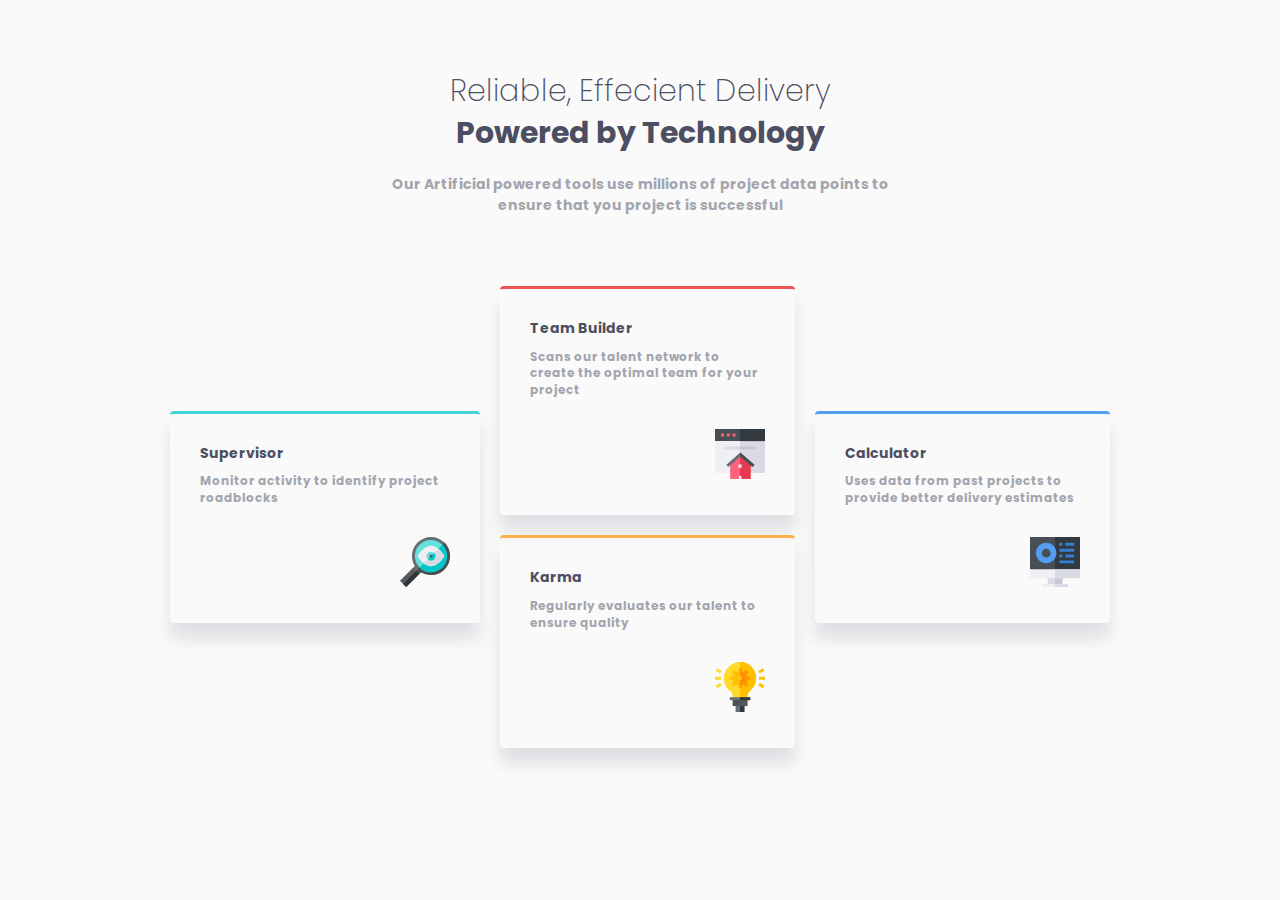
<file: index.html>
<!DOCTYPE html>
<html lang="en">
  <head>
    <meta charset="UTF-8" />
    <meta name="viewport" content="width=device-width, initial-scale=1.0" />
    <meta http-equiv="X-UA-Compatible" content="ie=edge" />
    <link
      href="https://fonts.googleapis.com/css?family=Poppins:200,400,600&display=swap"
      rel="stylesheet"
    />
    <link rel="stylesheet" href="css/main.css" />
    <title>Four Column Grid</title>
  </head>
  <body>
    <main class="container">
      <section class="main">
        <h1 class="main__title">Reliable, Effecient Delivery</h1>
        <h1 class="main__title main__title--bold">Powered by Technology</h1>
        <h4 class="main__subtitle">
          Our Artificial powered tools use millions of project data points to
          ensure that you project is successful
        </h4>
      </section>
      <section class="four-grid">
        <div class="column column--cyan">
          <h2 class="column__title">Supervisor</h2>
          <p class="column__text">
            Monitor activity to identify project roadblocks
          </p>
          <figure class="column__image">
            <img
              src="images/icon-supervisor.svg"
              alt="search icon"
              loading="lazy"
              width="50"
            />
          </figure>
        </div>
        <div>
          <div class="column column--red">
            <h2 class="column__title">Team Builder</h2>
            <p class="column__text">
              Scans our talent network to create the optimal team for your
              project
            </p>
            <figure class="column__image">
              <img
                src="images/icon-team-builder.svg"
                alt="home icon"
                loading="lazy"
                width="50"
              />
            </figure>
          </div>

          <div class="column column--orange">
            <h2 class="column__title">Karma</h2>
            <p class="column__text">
              Regularly evaluates our talent to ensure quality
            </p>
            <figure class="column__image">
              <img
                src="images/icon-karma.svg"
                alt="bulb icon"
                width="50"
                loading="lazy"
              />
            </figure>
          </div>
        </div>
        <div>
          <div class="column column--blue">
            <h2 class="column__title">Calculator</h2>
            <p class="column__text">
              Uses data from past projects to provide better delivery estimates
            </p>
            <figure class="column__image">
              <img
                src="images/icon-calculator.svg"
                alt="monitor icon"
                loading="lazy"
                width="50"
              />
            </figure>
          </div>
        </div>
      </section>
    </main>
  </body>
</html>
</file>
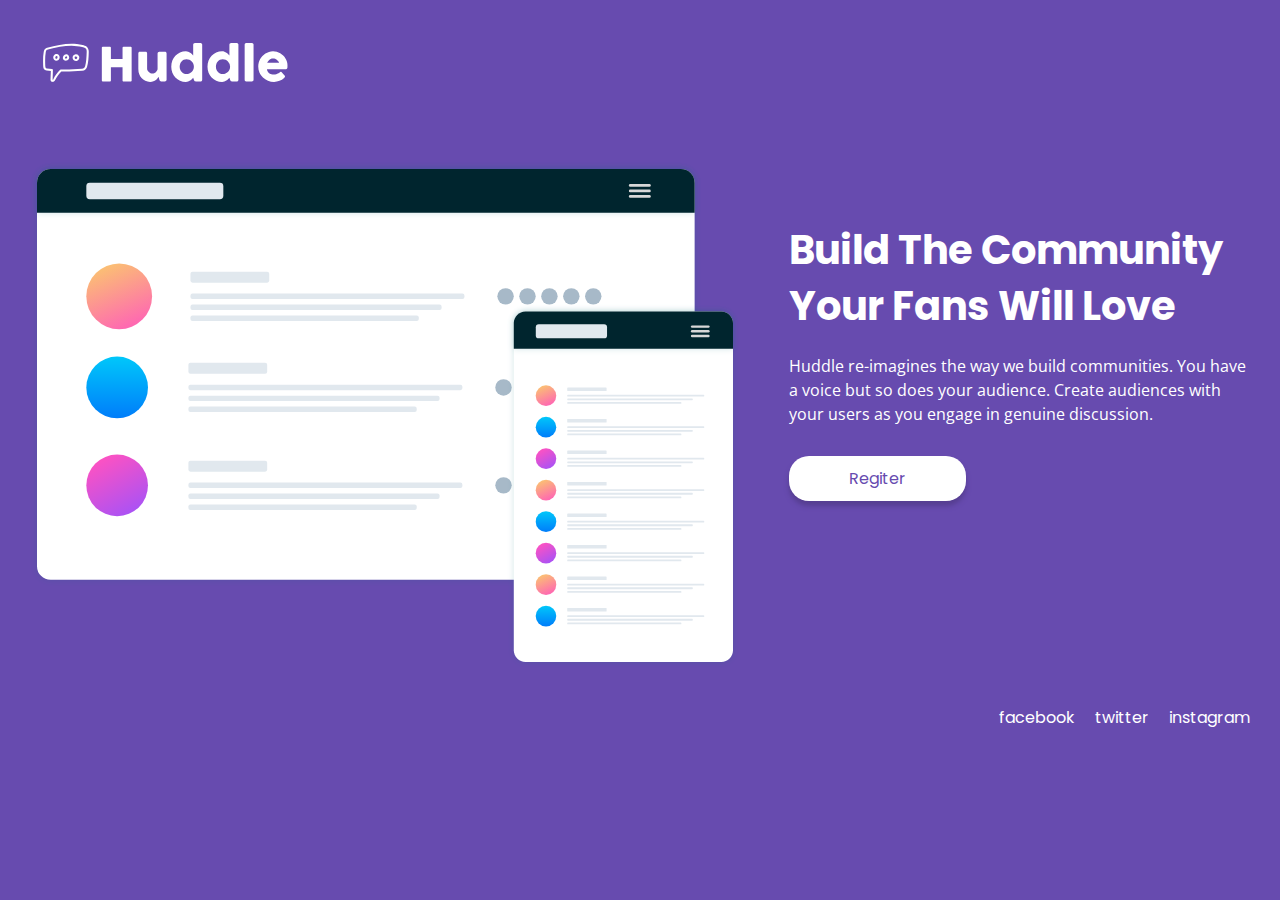
<file: huddle-landing-page/index.html>
<!DOCTYPE html>
<html lang="en">
  <head>
    <meta charset="UTF-8" />
    <meta name="viewport" content="width=device-width, initial-scale=1.0" />
    <link rel="stylesheet" href="./css//main.css" />
    <link
      href="https://fonts.googleapis.com/css?family=Poppins:400,700&display=swap"
      rel="stylesheet"
    />
    <link
      href="https://fonts.googleapis.com/css?family=Open+Sans&display=swap"
      rel="stylesheet"
    />
    <title>Huddle - Landing Page</title>
  </head>
  <body>
    <main>
      <nav>
        <figure><img src="./images/logo.svg" alt="logo" /></figure>
      </nav>
      <section class="main">
        <div>
          <figure>
            <img
              src="./images/illustration-mockups.svg"
              alt="picture of illustration"
              class="main__img"
            />
          </figure>
        </div>
        <div class="intro">
          <h1 class="intro__header">Build The Community Your Fans Will Love</h1>
          <p class="intro__text">
            Huddle re-imagines the way we build communities. You have a voice
            but so does your audience. Create audiences with your users as you
            engage in genuine discussion.
          </p>
          <button class="intro__button">Regiter</button>
        </div>
      </section>
      <footer>
        <ul class="social">
          <li><a href="#"> facebook</li>
          <li><a href="#">twitter</a></li>
          <li><a href="#">instagram</a></li>
        </ul>
      </footer>
    </main>
  </body>
</html>
</file>
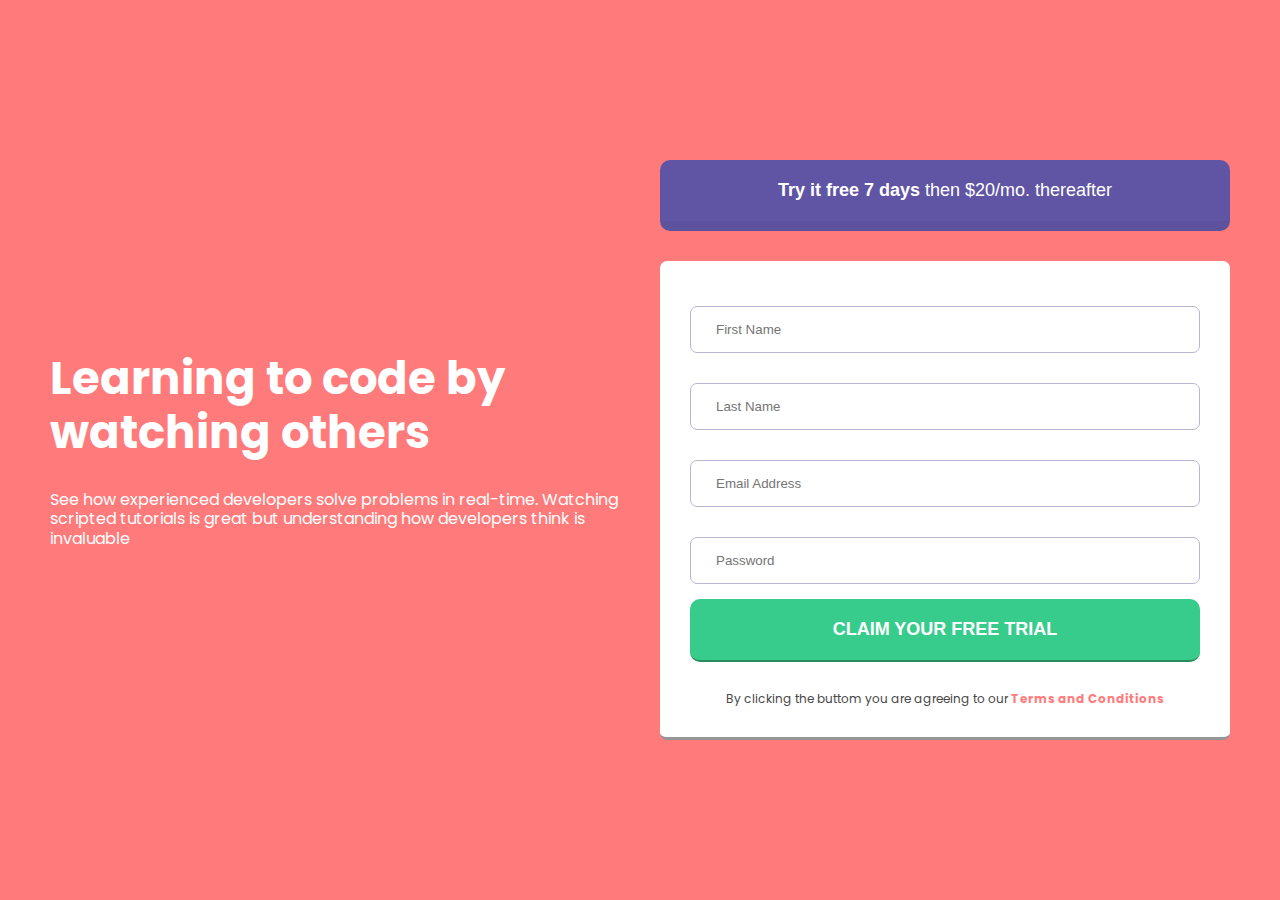
<file: sign-up-form/index.html>
<!DOCTYPE html>
<html lang="en">
  <head>
    <meta charset="UTF-8" />
    <meta name="viewport" content="width=device-width, initial-scale=1.0" />
    <link rel="stylesheet" href="css/main.css" />
    <link
      href="https://fonts.googleapis.com/css?family=Poppins:400,700&display=swap"
      rel="stylesheet"
    />
    <title>Sign Up Form</title>
  </head>
  <body>
    <main>
      <section>
        <div class="main">
          <h1>Learning to code by watching others</h1>
          <p>
            See how experienced developers solve problems in real-time. Watching
            scripted tutorials is great but understanding how developers think
            is invaluable
          </p>
        </div>
        <div class="form">
          <button class="form__cta">
            Try it free 7 days <span class="form__cta--light">then $20/mo. thereafter</span> 
          </button>
          <form>
            <input type="text" placeholder="First Name" />

            <input type="text" placeholder="Last Name" />

            <input type="email" placeholder="Email Address" />

            <input type="password" placeholder="Password" />

            <button class="form__button">Claim your free trial</button>

            <p class="form__text">
              By clicking the buttom you are agreeing to our
              <span class="form__text--red">Terms and Conditions</span>
            </p>
          </form>
        </div>
      </section>
    </main>
  </body>
</html>
</file>
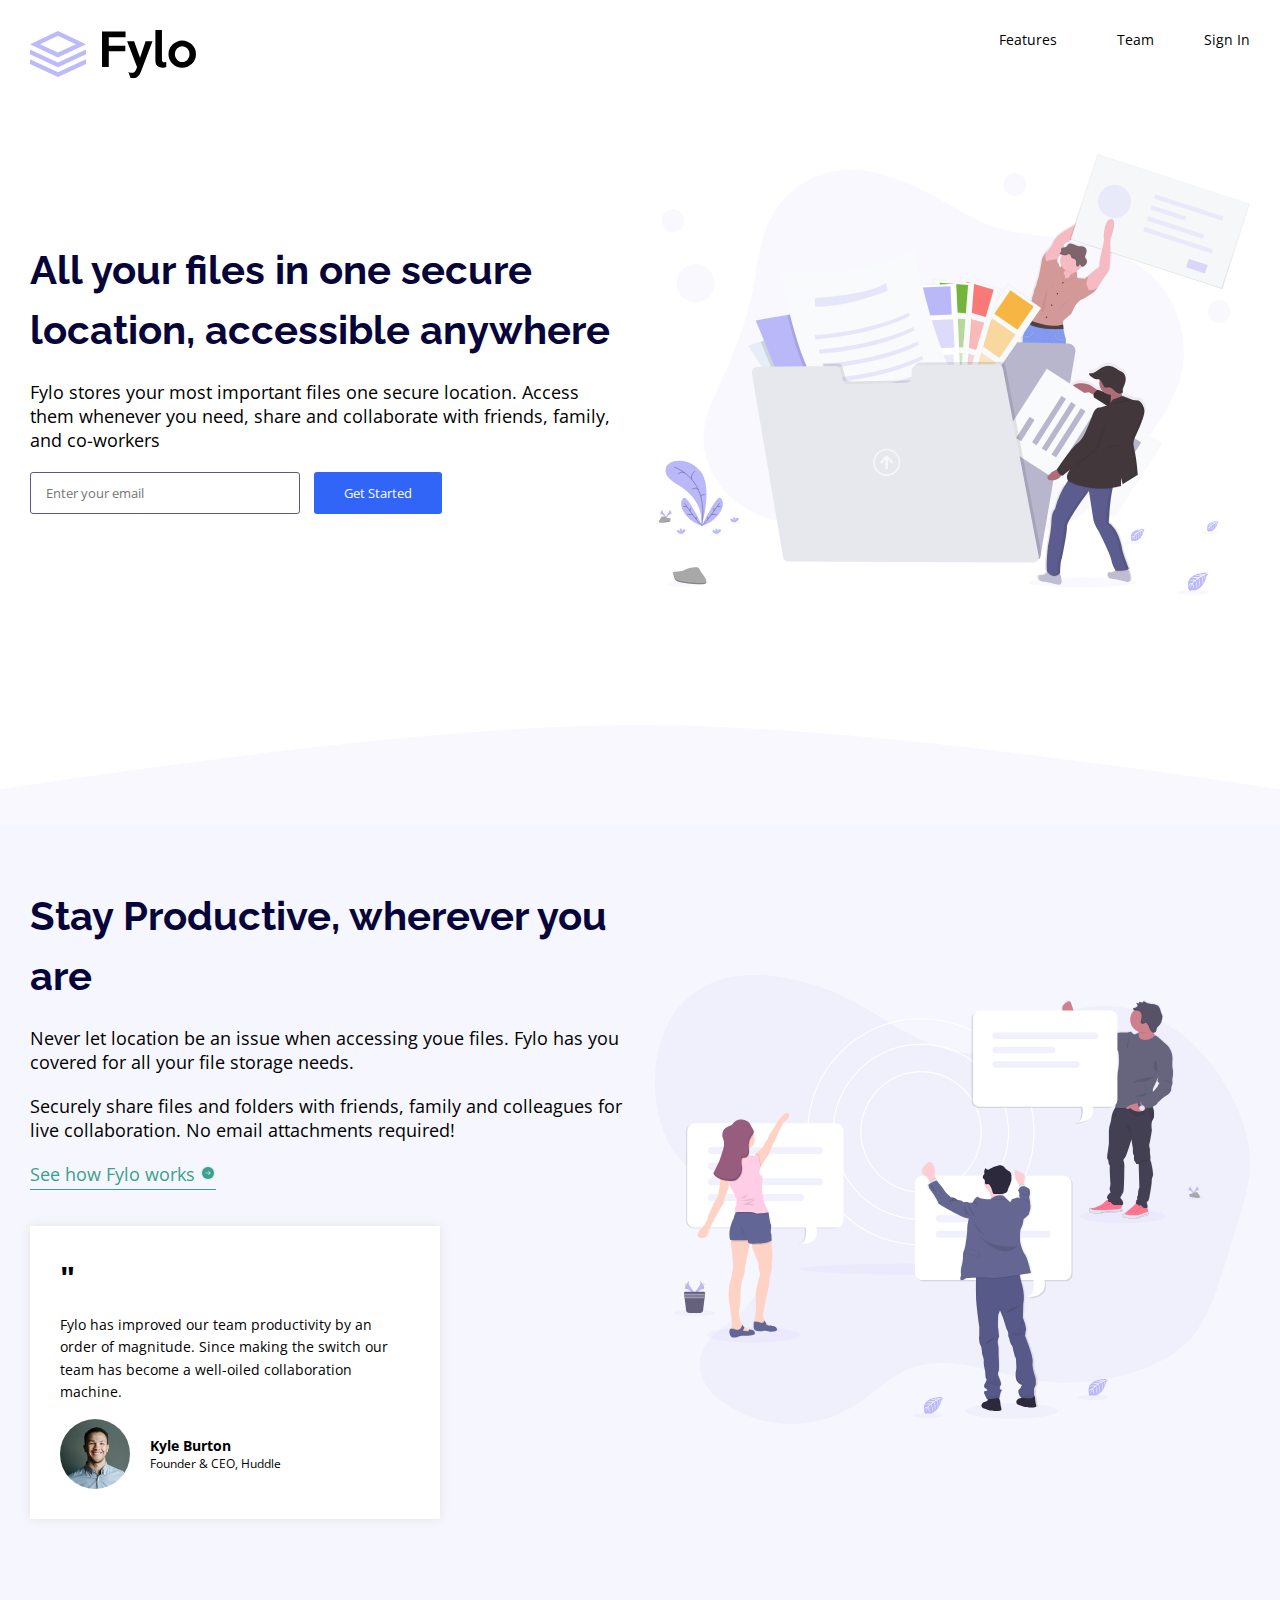
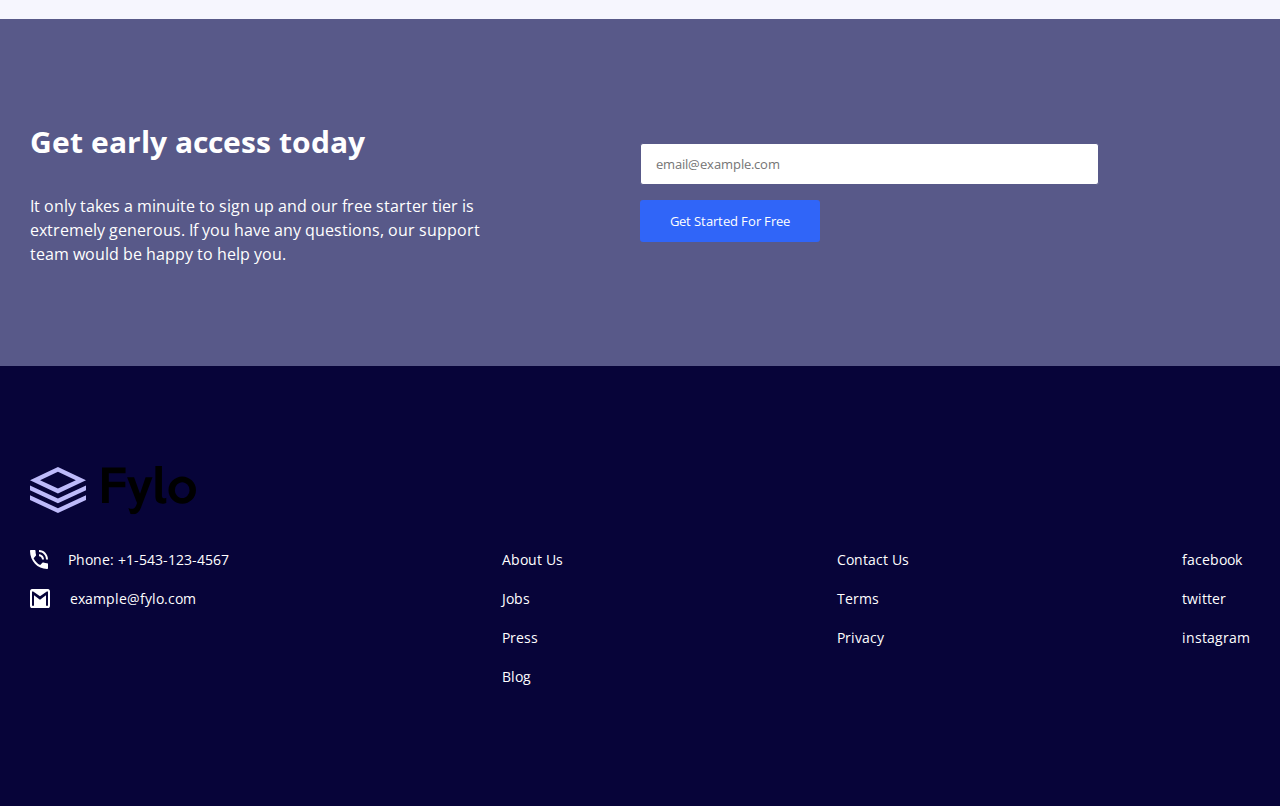
<file: html and css projects/fylo-landing-page/index.html>
<!DOCTYPE html>
<html lang="en">
  <head>
    <meta charset="UTF-8" />
    <meta name="viewport" content="width=device-width, initial-scale=1.0" />
    <link
      href="https://fonts.googleapis.com/css?family=Open+Sans|Raleway:400,700&display=swap"
      rel="stylesheet"
    />
    <link rel="stylesheet" href="./css/main.css" />
    <title>Fylo - Landing Page</title>
  </head>
  <body>
    <main>
      <nav class="container">
        <div class="nav">
          <figure>
            <img src="./images/logo.svg" alt="logo" />
          </figure>
          <ul class="nav__list">
            <li>Features</li>
            <li>Team</li>
            <li>Sign In</li>
          </ul>
        </div>
      </nav>
      <section class="secure">
        <div class="container secure__container">
          <div class="secure__text">
            <h1 class="secure__header">
              All your files in one secure location, accessible anywhere
            </h1>
            <p class="secure__subheader">
              Fylo stores your most important files one secure location. Access
              them whenever you need, share and collaborate with friends,
              family, and co-workers
            </p>
            <div>
              <input
                class="secure__input"
                type="text"
                placeholder="Enter your email"
              />
              <button class="btn">Get Started</button>
            </div>
          </div>
          <div class="secure__img__container">
            <img
              src="./images/illustration-1.svg"
              alt="illustration of secure files"
              class="secure__img"
            />
          </div>
        </div>
      </section>
      <img
        src="images/bg-curve-desktop.svg"
        alt="backgroun-curve"
        class="outer-img"
      />
      <section class="productive">
        <div class="container productive__container">
          <div class="productive__text">
            <h1 class="productive__header">
              Stay Productive, wherever you are
            </h1>
            <p class="productive__subheader">
              Never let location be an issue when accessing youe files. Fylo has
              you covered for all your file storage needs.
            </p>
            <p class="productive__subheader">
              Securely share files and folders with friends, family and
              colleagues for live collaboration. No email attachments required!
            </p>
            <a href="#" class="productive__link"
              >See how Fylo works
              <span><img src="./images/icon-arrow.svg" alt=""/></span
            ></a>
            <div class="card">
              <h1>"</h1>
              <p class="card__text">
                Fylo has improved our team productivity by an order of
                magnitude. Since making the switch our team has become a
                well-oiled collaboration machine.
              </p>
              <div class="card__user">
                <img
                  src="./images/avatar-testimonial.jpg"
                  alt="picture of man"
                  class="card__user__img "
                />
                <div class="card__details">
                  <h4>Kyle Burton</h4>
                  <p>Founder & CEO, Huddle</p>
                </div>
              </div>
            </div>
          </div>
          <div class="productive__img__container">
            <img
              src="./images/illustration-2.svg"
              alt="illustration of people holding cards"
              class="productive__img"
            />
          </div>
        </div>
      </section>
      <section class="early">
        <div class="container early__container">
          <div class="early__text">
            <h1 class="early__title">Get early access today</h1>
            <p class="early__text">
              It only takes a minuite to sign up and our free starter tier is
              extremely generous. If you have any questions, our support team
              would be happy to help you.
            </p>
          </div>
          <div class="early__form">
            <input
              type="text"
              placeholder="email@example.com"
              class="early__form__input"
            />
            <button class="btn btn--early">Get Started For Free</button>
          </div>
        </div>
      </section>
      <footer>
        <div class="container">
          <img src="./images/logo.svg" alt="logo" />
          <div class="footer__container">
            <div>
              <div class="footer__phone">
                <img src="./images/icon-phone.svg" alt="Phone-icon" />
                <p>Phone: +1-543-123-4567</p>
              </div>

              <div class="footer__mail">
                <img src="./images/icon-email.svg" alt="email-icon" />
                <p>example@fylo.com</p>
              </div>
            </div>
            <div class="footer__links">
              <a href="#">About Us</a>
              <a href="#">Jobs</a>
              <a href="#">Press</a>
              <a href="#">Blog</a>
            </div>
            <div class="footer__links">
              <a href="mailto:email@email.com">Contact Us</a>
              <a href="#">Terms</a>
              <a href="#">Privacy</a>
            </div>
            <div class="footer__links">
              <a href="#">
                facebook
              </a>
              <a href="#">
                twitter
              </a>
              <a href="#">
                instagram
              </a>
            </div>
          </div>
        </div>
      </footer>
    </main>
  </body>
</html>
</file>
<file: css/main.css>
* {
  margin: 0;
  padding: 0;
  line-height: 1.4;
}
body {
  background-color: hsl(0, 0%, 98%);
  color: hsl(234, 12%, 34%);
  font-family: 'Poppins', sans-serif;
}
.container {
  max-width: 960px;
  margin: 0 auto;
  padding: 0 30px;
}
.main {
  margin: 70px auto 0;
  text-align: center;
  max-width: 500px;
}

.main__title {
  font-weight: 200;
  font-size: 30px;
}
.main__title--bold {
  font-weight: 700;
}
.main__subtitle {
  font-weight: 700;
  font-size: 14px;
  margin-top: 20px;
  line-height: 1.5;
  color: hsl(229, 6%, 66%);
}
.four-grid {
  margin-top: 50px;
  display: flex;
  align-items: center;
  justify-content: space-between;
}

.column {
  display: flex;
  flex-direction: column;
  padding: 30px;
  margin: 20px 10px;
  box-shadow: 0 1rem 1rem 0 rgb(163, 165, 174, 0.3);
  max-width: 250px;
  border-radius: 4px;
}

.column__title {
  font-size: 14px;
  font-weight: 700;
  margin-bottom: 10px;
}
.column--cyan {
  border-top: 3px solid hsl(180, 62%, 55%);
}

.column--red {
  border-top: 3px solid hsl(0, 78%, 62%);
}

.column--blue {
  border-top: 3px solid hsl(212, 86%, 64%);
}

.column--orange {
  border-top: 3px solid hsl(34, 97%, 64%);
}

.column__text {
  font-size: 12px;
  line-height: 1.4;
  font-weight: 700;
  color: hsl(229, 6%, 66%);
  margin-bottom: 30px;
}

.column__image {
  align-self: flex-end;
}

@media only screen and (max-width: 768px) {
  .four-grid {
    flex-direction: column;
  }
}
</file>
<file: huddle-landing-page/css/main.css>
* {
  color: #fff;
  padding: 0;
  font-family: 'Poppins', sans-serif;
  margin: 0;
}

body {
  height: 100vh;
  background: #674baf
    url('https://res.cloudinary.com/dnavbc7ny/image/upload/v1582364155/bg-desktop_g2skxh.svg')
    no-repeat;

  background-size: contain;
}
li {
  list-style-type: none;
}
a {
  text-decoration: none;
}
a:hover {
  text-decoration: underline;
}
main {
  max-width: 1440px;
  margin: 0 auto;
  padding: 30px;
}
.main {
  display: flex;
  justify-content: space-between;
  margin: 60px 0 30px 0;
}
.intro {
  padding: 60px 0 0 50px;
}
.intro__header {
  font-size: 40px;
  max-width: 550px;
  line-height: 1.4;
}
.intro__text {
  font-family: 'Open Sans', sans-serif;
  padding-top: 20px;
  line-height: 1.5;
}
.intro__button {
  margin-top: 30px;
  padding: 10px 60px;
  background-color: #fff;
  color: #674baf;
  font-size: 16px;
  border: none;
  cursor: pointer;
  border-radius: 20px;
  box-shadow: 0px 5px 5px #563e91;
  transition: 0.3s all;
}
.intro__button:hover {
  background-color: #674baf;
  color: #ffffff;
}
.social {
  display: flex;
  justify-content: flex-end;
}

.social > li {
  margin-left: 20px;
}
.social > li:first-child {
  margin-left: 0px;
}

@media only screen and (max-width: 1200px) {
  .main__img {
    width: 600px;
  }
  .intro {
    padding: 0px 0 0 50px;
  }
  .intro__header {
    font-size: 30px;
    max-width: 550px;
    line-height: 1.4;
  }
}

@media only screen and (max-width: 960px) {
  .main__img {
    width: 400px;
  }
  .intro {
    padding: 0px 0 0 30px;
  }
}

@media only screen and (max-width: 768px) {
  .main {
    flex-direction: column;
  }
  figure {
    text-align: center;
  }
  .intro {
    padding: 30px 0 0 0;
    text-align: center;
  }
  .intro__header {
    max-width: 100%;
  }
  .social {
    justify-content: center;
  }
}

@media only screen and (max-width: 768px) {
  .main__img {
    width: 300px;
  }
}
</file>
<file: sign-up-form/css/main.css>
* {
  padding: 0;
  margin: 0;
  color: #fff;
}
body {
  background: #ff7a7a
    url('https://res.cloudinary.com/dnavbc7ny/image/upload/v1582362774/bg-intro-desktop_iym9kk.png')
    no-repeat;
  font-family: 'Poppins', sans-serif;
  background-size: cover;
  line-height: 1.2;
}
main {
  max-width: 1400px;
  margin: 0 auto;
  padding: 0 30px;
}
section {
  height: 100vh;
  display: flex;
  justify-content: center;
  align-items: center;
}
h1 {
  font-size: 45px;
}
p {
  margin-top: 30px;
}

.main,
.form {
  flex: 1;
  margin: 0 20px;
}

.form__cta {
  margin-bottom: 30px;
  font-weight: 700;
  width: 100%;
  padding: 20px 10px;
  background: #6055a5;
  border: none;
  border-bottom: 10px solid rgba(75, 68, 124, 0.178);
  border-radius: 10px;
  font-size: 18px;
}
.form__cta--light {
  font-weight: 400;
}

form {
  position: relative;
  display: flex;
  box-sizing: border-box;
  flex-direction: column;
  border: none;
  border-bottom: 3px solid #969696;
  width: 100%;
  background-color: #ffffff;
  border-radius: 7px;
  padding: 30px;
}
input {
  padding-left: 25px;
  height: 45px;
  outline: none;
  margin: 15px 0;
  display: block;
  color: #474747;
  border: 1px solid hsl(246, 25%, 77%);
  border-radius: 7px;
}
.form__button {
  font-weight: 700;
  width: 100%;
  padding: 20px 10px;
  background: #38cc8c;
  text-transform: uppercase;
  border-radius: 10px;
  border: none;
  border-bottom: 2px solid #278d61;
  font-size: 18px;
}
.form__text {
  font-size: 12px;
  color: #474747;
  text-align: center;
}

.form__text--red {
  color: #ff7a7a;
  font-weight: 700;
}

@media only screen and (max-width: 768px) {
  .four-grid {
    flex-direction: column;
  }
}
</file>
<file: html and css projects/fylo-landing-page/css/main.css>
* {
  margin: 0;
  padding: 0;
  font-family: 'Open Sans';
}
body {
  font-size: 16px;
}
.container {
  margin: 0 auto;
  max-width: 1400px;
  padding: 0px 30px;
}
.btn {
  padding: 12px 30px;
  border: none;
  border-radius: 3px;
  background-color: hsl(224, 93%, 58%);
  color: white;
}
.nav {
  padding: 30px 0;
  display: flex;
  width: 100%;
  justify-content: space-between;
}
.nav__list {
  display: flex;
}

.nav__list li {
  padding: 0 30px;
  list-style-type: none;
  font-size: 14px;
}
.nav__list li:last-child {
  padding: 0;
  padding-left: 20px;
}
.secure {
  padding: 40px 0 120px 0;
}
.secure__container,
.productive__container,
.early__container {
  display: flex;
  justify-content: space-between;
  align-items: center;
}
.secure__header,
.productive__header {
  font-size: 40px;
  font-family: 'Raleway';
  line-height: 1.5;
  color: hsl(243, 87%, 12%);
}
.secure__subheader,
.productive__subheader {
  font-size: 18px;
  margin: 20px 0;
}
.secure__text,
.secure__img__container,
.productive__text,
.productive__img__container,
.early__text,
.early__form {
  flex: 1;
}
.secure__text,
.productive__text {
  margin-right: 30px;
}

.secure__img,
.productive__img {
  width: 100%;
}
.secure__input {
  height: 40px;
  width: 40%;
  border-radius: 3px;
  border: solid 1px hsl(238, 22%, 44%);
  padding: 0 15px;
  margin-right: 10px;
}

.outer-img {
  width: 100%;
  position: relative;
  top: 5px;
}

.productive {
  background-color: hsl(240, 75%, 98%);
  padding: 60px 0 100px 0;
}
.productive__link {
  color: hsl(170, 45%, 43%);
  text-decoration: none;
  padding-bottom: 3px;
  border-bottom: 1px solid hsl(170, 45%, 43%);
  font-size: 18px;
}
.card {
  margin-top: 40px;
  background-color: #fff;
  padding: 30px;
  box-shadow: 0 0 10px #e3e3e3;
  max-width: 350px;
}

.card__text {
  font-size: 14px;
  line-height: 1.6;
  margin: 15px 0;
}
.card__user {
  display: flex;
  align-items: center;
}
.card__user__img {
  width: 70px;
  border-radius: 50%;
}
.card__details {
  margin-left: 20px;
}
.card__details > h4 {
  font-size: 14px;
}
.card__details > p {
  font-size: 12px;
}
.early {
  padding: 100px 0;
  background: hsl(238, 22%, 44%);
  color: #fff;
}
.early__title {
  font-size: 30px;
  color: #fff;
  margin-bottom: 30px;
}
.early__text {
  font-size: 16px;
  width: 80%;
  line-height: 1.5;
}
.early__form {
  text-align: center;
  display: flex;
  flex-direction: column;
}
.early__form__input {
  height: 40px;
  width: 70%;
  border-radius: 3px;
  border: solid 1px hsl(238, 22%, 44%);
  padding: 0 15px;
}

.btn--early {
  width: fit-content;
  margin-top: 15px;
}

footer {
  padding: 100px 0;
  background: hsl(243, 87%, 12%);
  color: #fff;
}

.footer__container {
  display: flex;
  justify-content: space-between;
  margin-top: 30px;
}

.footer__phone,
.footer__mail {
  display: flex;
  padding-bottom: 20px;
  font-size: 14px;
}

.footer__phone p,
.footer__mail p {
  margin-left: 20px;
}

.footer__links {
  display: flex;
  flex-direction: column;
}

.footer__links a {
  text-decoration: none;
  margin-bottom: 20px;
  font-size: 14px;
  color: #fff;
}

@media only screen and (max-width: 768px) {
  .secure__header,
  .productive__header {
    font-size: 30px;
    font-family: 'Raleway';
    line-height: 1.4;
    color: hsl(243, 87%, 12%);
  }
}

@media only screen and (max-width: 480px) {
  .nav {
    flex-direction: column;
    justify-content: center;
    text-align: center;
  }
  .nav__list {
    justify-content: center;
  }
  .nav__list li:last-child {
    padding: 0 15px;
  }
  .nav__list li {
    padding: 0 15px;
  }
  .secure__container,
  .productive__container,
  .early__container {
    justify-content: space-between;
    flex-direction: column;
    align-items: center;
  }
  .secure__text,
  .productive__text {
    margin-right: 0px;
    text-align: center;
    order: 1;
    margin-top: 40px;
  }

  .footer__container {
    flex-direction: column;
  }
  .early__form__input,
  .btn--early,
  .early__text,
  .early__form {
    width: 100%;
  }
  .early__form__input {
    padding: 0;
    padding-left: 10px;
  }
}
</file>
